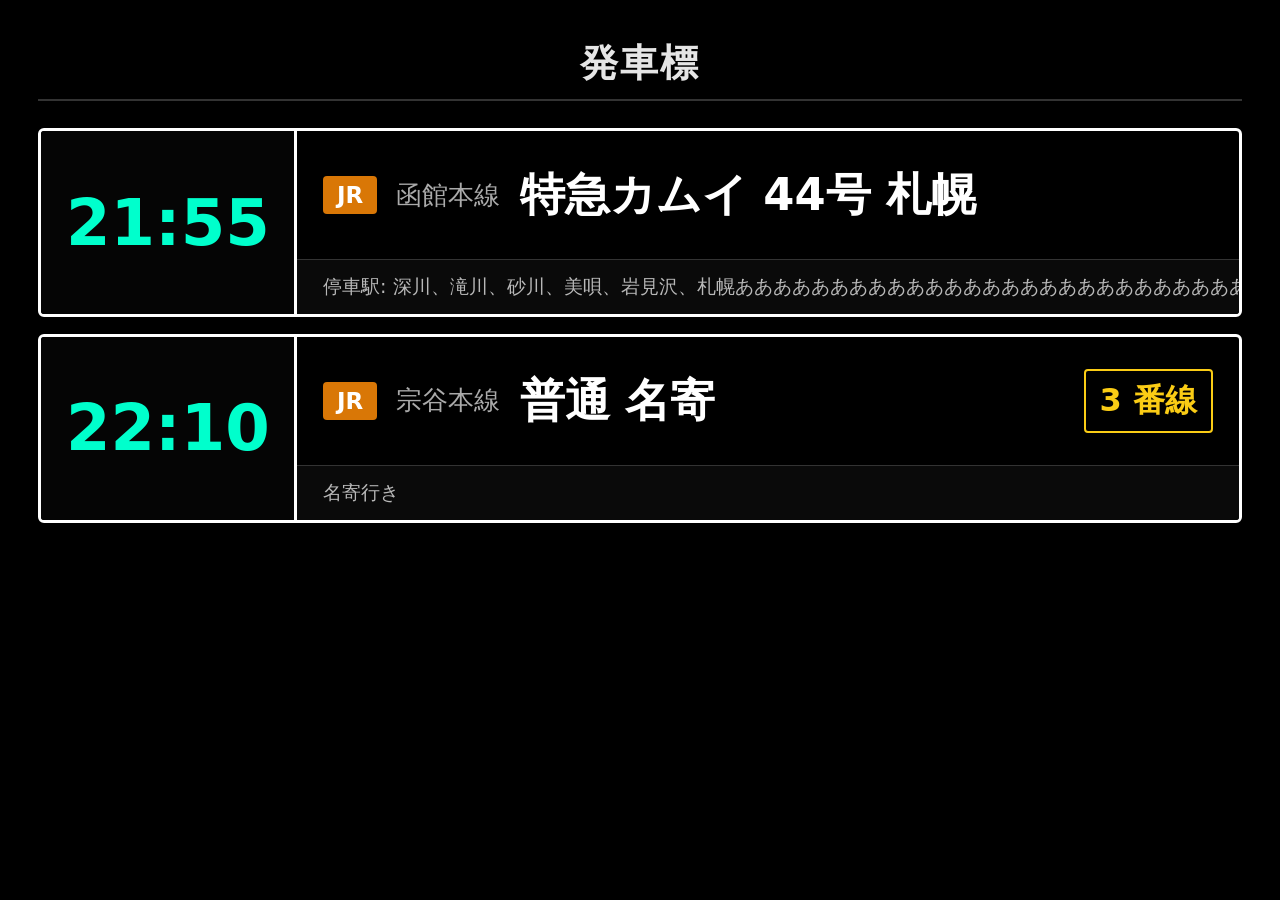
<file: jr.html>
<!DOCTYPE html>
<html lang="ja">
    <head>
        <meta charset="UTF-8">
        <meta name="viewport" content="width=device-width, initial-scale=1.0">
        <title>発車標</title>
        <link rel="stylesheet" href="styles.css">
    </head>
    <body>
        <header>
            <h1>発車標</h1>
        </header>
        <main>
        </main>
        <script src="script.js"></script>
    </body>
</html>
</file>
<file: styles.css>
/* リセットと全体の基本設定 */
* {
    box-sizing: border-box;
    margin: 0;
    padding: 0;
}

body {
    background-color: #000000;
    color: #ffffff;
    /* 端末のシステムネイティブフォントを使用（標準なら system-ui, sans-serif ） */
    font-family: system-ui, -apple-system, sans-serif;
    display: flex;
    flex-direction: column;
    align-items: center;
    padding: clamp(16px, 3vw, 48px);
    min-height: 100vh;
}

header {
    width: 100%;
    max-width: 1600px;
    margin-bottom: clamp(20px, 3vh, 40px);
    text-align: center;
    border-bottom: 2px solid #333333;
    padding-bottom: 10px;
}

header h1 {
    font-size: clamp(1.8rem, 3vw, 3rem);
    color: #e5e5e5;
    letter-spacing: 2px;
}

main {
    width: 100%;
    max-width: 1600px;
    display: flex;
    flex-direction: column;
    gap: clamp(12px, 1.8vh, 24px);
}

/* 共通枠（waku）のデザイン：黒背景＋白枠 */
.waku {
    display: flex;
    background-color: #000000;
    border: 3px solid #ffffff;
    border-radius: 6px;
    min-height: clamp(130px, 21vh, 230px);
    overflow: hidden;
}

/* 左エリア：発車時刻ボックス */
.time-box {
    width: clamp(150px, 20vw, 280px);
    min-width: clamp(150px, 20vw, 280px);
    border-right: 3px solid #ffffff;
    display: flex;
    justify-content: center;
    align-items: center;
    background-color: #050505;
}

.time {
    font-size: clamp(2.5rem, 5vw, 5rem);
    font-weight: bold;
    color: #00ffcc; /* LED風シアン色 */
    /* 数字の桁揃え用に端末の等幅数字（Tabular Nums）を有効化 */
    font-variant-numeric: tabular-nums;
}

/* 右エリア：詳細情報（上下2段） */
.info-box {
    flex: 1;
    display: flex;
    flex-direction: column;
}

/* 右上段：種別・路線・行先・のりば */
.info-top {
    flex: 1;
    display: flex;
    align-items: center;
    gap: clamp(12px, 1.5vw, 24px);
    min-width: 0;
    padding: clamp(12px, 2vw, 28px);
    border-bottom: 1px solid #333333;
}

.badge {
    background-color: #d97706; /* JRオレンジ色 */
    color: #ffffff;
    padding: 6px 14px;
    border-radius: 4px;
    font-size: clamp(1.1rem, 1.8vw, 1.8rem);
    font-weight: bold;
}

.line {
    color: #aaaaaa;
    font-size: clamp(1.15rem, 2vw, 2rem);
}

.destination {
    font-size: clamp(1.8rem, 3.5vw, 3.8rem);
    font-weight: bold;
    color: #ffffff;
    flex: 1; /* 行先を一番広く確保 */
    min-width: 0;
}

.platform {
    flex: 0 0 auto;
    border: 2px solid #facc15;
    border-radius: 4px;
    padding: 8px 14px;
    font-size: clamp(1.4rem, 2.5vw, 2.6rem);
    font-weight: bold;
    color: #facc15; /* のりば用の黄色 */
}

/* 右下段：備考・停車駅情報 */
.info-bottom {
    height: clamp(42px, 6vh, 64px);
    min-width: 0;
    display: flex;
    align-items: center;
    padding: 0 clamp(12px, 2vw, 28px);
    background-color: #0a0a0a;
}

.remarks {
    display: block;
    flex: 1;
    min-width: 0;
    font-size: clamp(1rem, 1.5vw, 1.5rem);
    color: #b8b8b8;
    white-space: nowrap;
    overflow-x: hidden;
    overflow-y: hidden;
    max-width: 100%;
}

@media (max-width: 600px) {
    body {
        padding: 12px;
    }

    .time-box {
        width: 100px;
        min-width: 100px;
    }

    .time {
        font-size: 2rem;
    }

    .info-top {
        gap: 8px;
        padding: 10px;
        flex-wrap: wrap;
    }

    .destination {
        font-size: 1.4rem;
    }

    .platform {
        font-size: 1.15rem;
        padding: 4px 8px;
    }

    .line {
        font-size: 1rem;
    }

    .info-bottom {
        height: 38px;
        padding: 0 10px;
    }

    .remarks {
        font-size: 0.9rem;
    }
}
</file>
